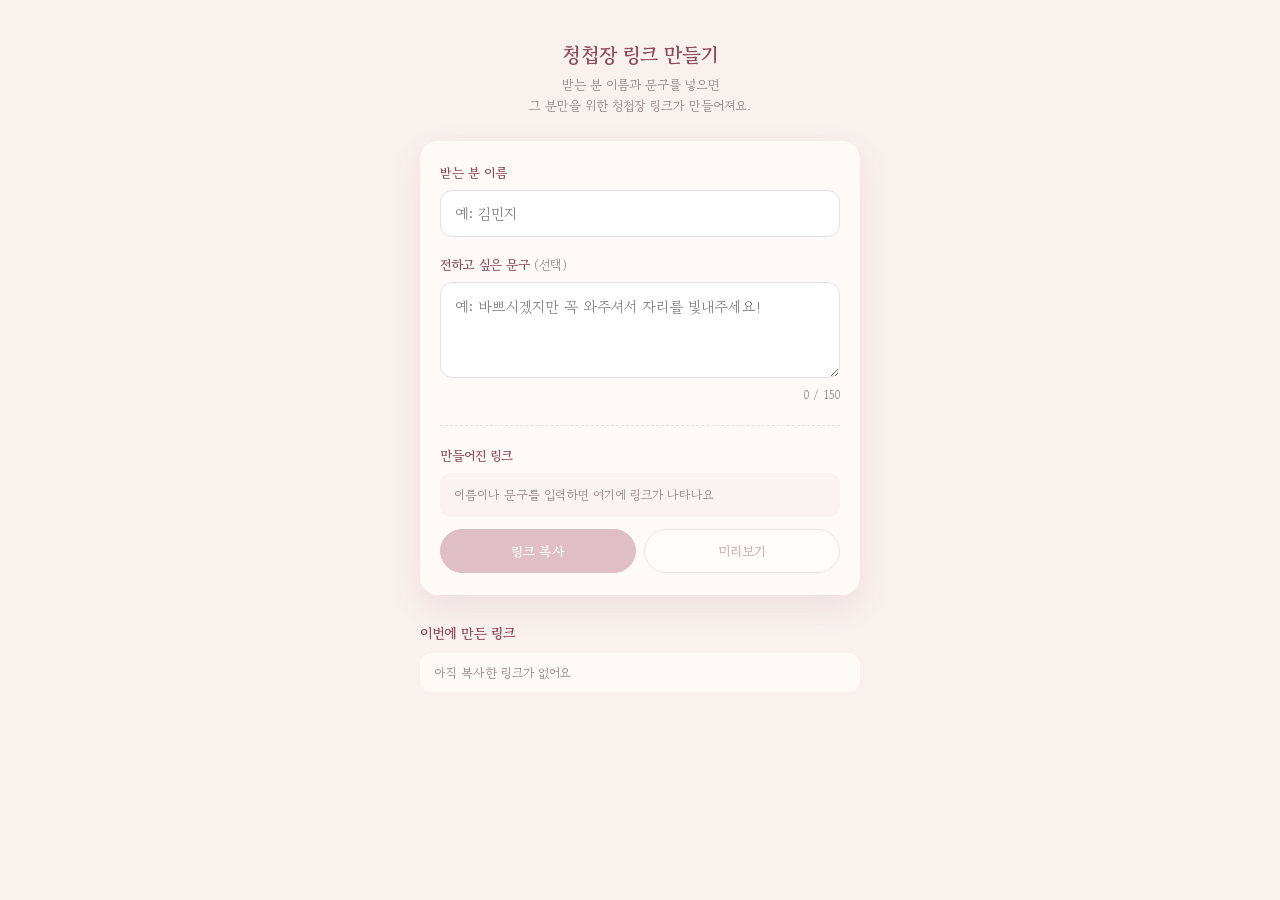
<file: static/maker.html>
<!DOCTYPE html>
<html lang="ko">
<head>
<meta charset="UTF-8">
<meta name="viewport" content="width=device-width, initial-scale=1.0">
<meta name="robots" content="noindex, nofollow">
<title>청첩장 링크 만들기</title>
<link rel="preconnect" href="https://fonts.googleapis.com">
<link rel="preconnect" href="https://fonts.gstatic.com" crossorigin>
<link href="https://fonts.googleapis.com/css2?family=Gowun+Batang:wght@400;700&display=swap" rel="stylesheet">
<style>
  :root {
    --bg: #f8f1ee;
    --card: #fffaf8;
    --blush: #f3dde4;
    --blush-deep: #e8b9c4;
    --rose: #b3667c;
    --rose-deep: #8f4a5e;
    --ink: #4a3b3f;
    --ink-soft: #8a7a7e;
    --line: #ecdde0;
  }
  * { box-sizing: border-box; }
  body {
    margin: 0;
    min-height: 100vh;
    background: var(--bg);
    font-family: 'Gowun Batang', serif;
    color: var(--ink);
    display: flex;
    justify-content: center;
    padding: 32px 16px 60px;
  }
  .wrap { width: 100%; max-width: 440px; }
  h1 {
    font-size: 20px;
    color: var(--rose-deep);
    text-align: center;
    margin: 8px 0 6px;
  }
  .sub {
    text-align: center;
    font-size: 13px;
    color: var(--ink-soft);
    margin: 0 0 24px;
    line-height: 1.6;
  }
  .card {
    background: var(--card);
    border-radius: 18px;
    padding: 22px 20px;
    box-shadow: 0 12px 32px rgba(179, 102, 124, 0.12);
  }
  label {
    display: block;
    font-size: 13px;
    font-weight: 700;
    color: var(--rose-deep);
    margin: 0 0 8px;
  }
  .field + .field { margin-top: 18px; }
  input[type="text"], textarea {
    width: 100%;
    border: 1px solid var(--line);
    border-radius: 12px;
    background: #fff;
    padding: 12px 14px;
    font: inherit;
    font-size: 15px;
    color: var(--ink);
    outline: none;
    transition: border-color 0.2s;
  }
  input[type="text"]:focus, textarea:focus { border-color: var(--blush-deep); }
  textarea { resize: vertical; min-height: 96px; line-height: 1.6; }
  .counter {
    text-align: right;
    font-size: 11.5px;
    color: var(--ink-soft);
    margin-top: 4px;
  }
  .result {
    margin-top: 22px;
    padding-top: 20px;
    border-top: 1px dashed var(--line);
  }
  .link-box {
    word-break: break-all;
    font-size: 12.5px;
    line-height: 1.6;
    background: #fbf3f1;
    border-radius: 10px;
    padding: 12px 14px;
    color: var(--ink);
    min-height: 44px;
  }
  .link-box.is-empty { color: var(--ink-soft); }
  .btns {
    display: flex;
    gap: 8px;
    margin-top: 12px;
  }
  button {
    flex: 1;
    border: 1px solid var(--blush-deep);
    background: #fff;
    color: var(--rose-deep);
    border-radius: 999px;
    padding: 11px 0;
    font: inherit;
    font-size: 13.5px;
    font-weight: 700;
    cursor: pointer;
  }
  button.primary { background: var(--rose); border-color: var(--rose); color: #fff; }
  button:disabled { opacity: 0.4; cursor: default; }
  .history { margin-top: 28px; }
  .history h2 {
    font-size: 14px;
    color: var(--rose-deep);
    margin: 0 0 10px;
  }
  .history ul { list-style: none; margin: 0; padding: 0; display: flex; flex-direction: column; gap: 8px; }
  .history li {
    display: flex;
    align-items: center;
    justify-content: space-between;
    gap: 10px;
    background: var(--card);
    border-radius: 12px;
    padding: 10px 14px;
    font-size: 13.5px;
  }
  .history li button { flex: 0 0 auto; padding: 6px 14px; font-size: 12px; }
  .history .empty { font-size: 12.5px; color: var(--ink-soft); }
  .toast {
    position: fixed;
    bottom: 28px;
    left: 50%;
    transform: translateX(-50%);
    background: var(--rose-deep);
    color: #fff;
    padding: 10px 20px;
    border-radius: 999px;
    font-size: 13px;
    opacity: 0;
    pointer-events: none;
    transition: opacity 0.25s;
  }
  .toast.show { opacity: 1; }
</style>
</head>
<body>
<div class="wrap">
  <h1>청첩장 링크 만들기</h1>
  <p class="sub">받는 분 이름과 문구를 넣으면<br>그 분만을 위한 청첩장 링크가 만들어져요.</p>

  <div class="card">
    <div class="field">
      <label for="to">받는 분 이름</label>
      <input type="text" id="to" maxlength="20" placeholder="예: 김민지" autocomplete="off">
    </div>
    <div class="field">
      <label for="msg">전하고 싶은 문구 <span style="font-weight:400;color:var(--ink-soft)">(선택)</span></label>
      <textarea id="msg" maxlength="150" placeholder="예: 바쁘시겠지만 꼭 와주셔서 자리를 빛내주세요!"></textarea>
      <div class="counter"><span id="msg-count">0</span> / 150</div>
    </div>

    <div class="result">
      <label>만들어진 링크</label>
      <div class="link-box is-empty" id="link">이름이나 문구를 입력하면 여기에 링크가 나타나요</div>
      <div class="btns">
        <button type="button" class="primary" id="btn-copy" disabled>링크 복사</button>
        <button type="button" id="btn-share" disabled>공유하기</button>
        <button type="button" id="btn-preview" disabled>미리보기</button>
      </div>
    </div>
  </div>

  <div class="history">
    <h2>이번에 만든 링크</h2>
    <ul id="history"><li class="empty">아직 복사한 링크가 없어요</li></ul>
  </div>
</div>

<div class="toast" id="toast"></div>

<script>
(function () {
  'use strict';

  var BASE_URL = window.location.origin + '/';
  var toInput = document.getElementById('to');
  var msgInput = document.getElementById('msg');
  var msgCount = document.getElementById('msg-count');
  var linkBox = document.getElementById('link');
  var btnCopy = document.getElementById('btn-copy');
  var btnShare = document.getElementById('btn-share');
  var btnPreview = document.getElementById('btn-preview');
  var historyList = document.getElementById('history');
  var toastEl = document.getElementById('toast');
  var currentLink = '';
  var toastTimer = null;

  if (!navigator.share) {
    btnShare.style.display = 'none';
  }

  function buildLink() {
    var to = toInput.value.trim();
    var msg = msgInput.value.trim();
    msgCount.textContent = msgInput.value.length;

    if (!to && !msg) {
      currentLink = '';
      linkBox.textContent = '이름이나 문구를 입력하면 여기에 링크가 나타나요';
      linkBox.classList.add('is-empty');
      setButtons(false);
      return;
    }

    var params = new URLSearchParams();
    if (to) params.set('to', to);
    if (msg) params.set('msg', msg);
    currentLink = BASE_URL + '?' + params.toString();

    linkBox.textContent = currentLink;
    linkBox.classList.remove('is-empty');
    setButtons(true);
  }

  function setButtons(enabled) {
    btnCopy.disabled = !enabled;
    btnShare.disabled = !enabled;
    btnPreview.disabled = !enabled;
  }

  function showToast(text) {
    toastEl.textContent = text;
    toastEl.classList.add('show');
    clearTimeout(toastTimer);
    toastTimer = setTimeout(function () { toastEl.classList.remove('show'); }, 1600);
  }

  function copyText(text) {
    if (navigator.clipboard && window.isSecureContext) {
      return navigator.clipboard.writeText(text);
    }
    return new Promise(function (resolve, reject) {
      var ta = document.createElement('textarea');
      ta.value = text;
      ta.style.position = 'fixed';
      ta.style.opacity = '0';
      document.body.appendChild(ta);
      ta.select();
      try {
        document.execCommand('copy') ? resolve() : reject();
      } catch (e) {
        reject(e);
      }
      document.body.removeChild(ta);
    });
  }

  function addHistory(name, link) {
    var empty = historyList.querySelector('.empty');
    if (empty) empty.remove();

    // 같은 링크를 다시 복사하면 중복으로 쌓지 않음
    var items = historyList.querySelectorAll('li');
    for (var i = 0; i < items.length; i++) {
      if (items[i].dataset.link === link) return;
    }

    var li = document.createElement('li');
    li.dataset.link = link;
    var label = document.createElement('span');
    label.textContent = name ? name + '님' : '(이름 없음)';
    var btn = document.createElement('button');
    btn.type = 'button';
    btn.textContent = '다시 복사';
    btn.addEventListener('click', function () {
      copyText(link).then(function () { showToast('복사되었습니다'); })
        .catch(function () { showToast('복사에 실패했어요'); });
    });
    li.appendChild(label);
    li.appendChild(btn);
    historyList.insertBefore(li, historyList.firstChild);
  }

  toInput.addEventListener('input', buildLink);
  msgInput.addEventListener('input', buildLink);

  btnCopy.addEventListener('click', function () {
    if (!currentLink) return;
    var name = toInput.value.trim();
    var link = currentLink;
    copyText(link).then(function () {
      showToast('링크가 복사되었어요');
      addHistory(name, link);
    }).catch(function () {
      showToast('복사에 실패했어요. 링크를 길게 눌러 복사해주세요');
    });
  });

  btnShare.addEventListener('click', function () {
    if (!currentLink || !navigator.share) return;
    var name = toInput.value.trim();
    var link = currentLink;
    navigator.share({
      title: '모바일 청첩장',
      text: name ? name + '님, 저희 결혼식에 초대합니다.' : '저희 결혼식에 초대합니다.',
      url: link
    }).then(function () {
      addHistory(name, link);
    }).catch(function () { /* 사용자가 공유창을 닫은 경우 무시 */ });
  });

  btnPreview.addEventListener('click', function () {
    if (currentLink) window.open(currentLink, '_blank');
  });
})();
</script>
</body>
</html>
</file>
